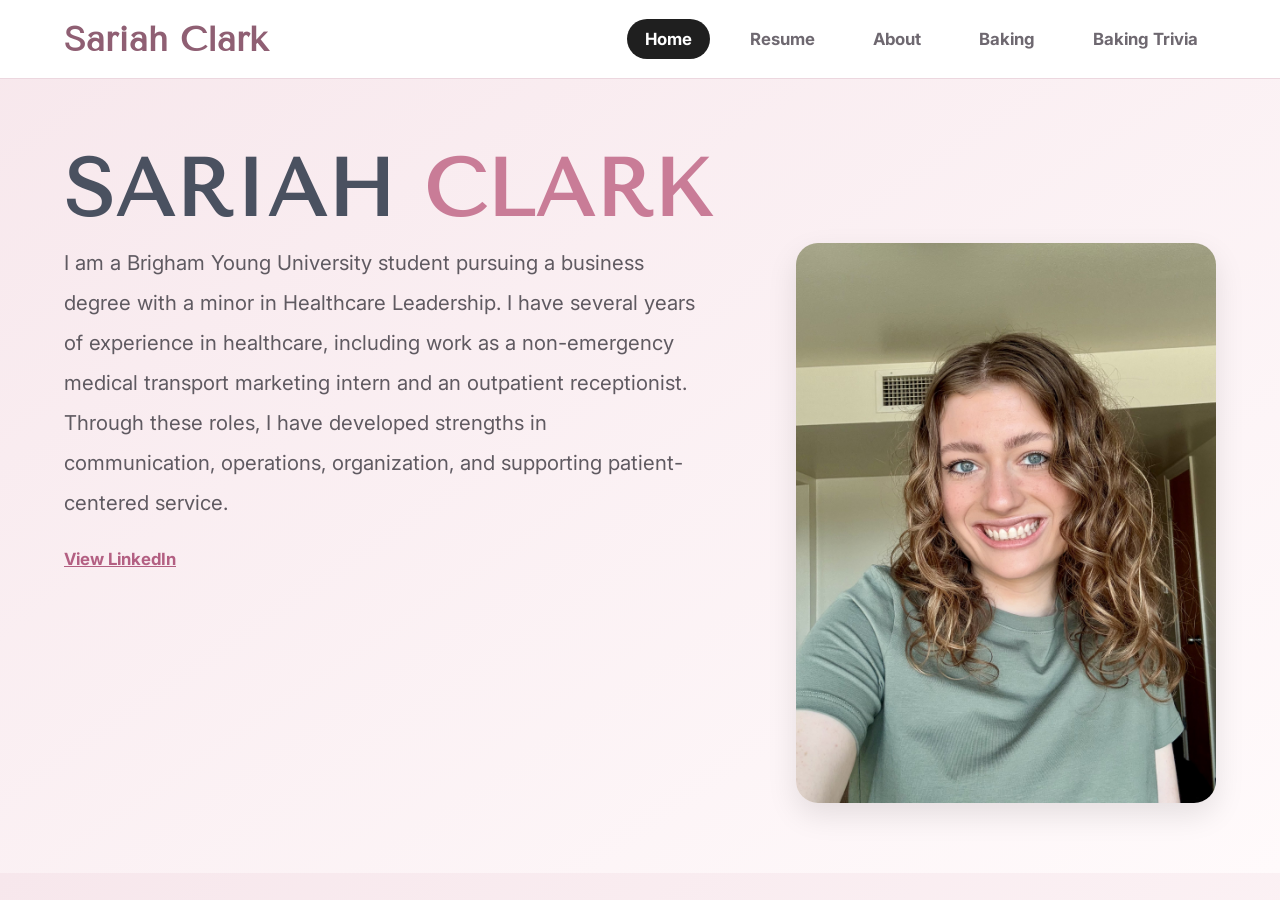
<file: index.html>
<!DOCTYPE html>
<html lang="en">
<head>
  <meta charset="UTF-8">
  <meta name="viewport" content="width=device-width, initial-scale=1.0">
  <title>Sariah Clark | Home</title>

  <link rel="preconnect" href="https://fonts.googleapis.com">
  <link rel="preconnect" href="https://fonts.gstatic.com" crossorigin>
  <link href="https://fonts.googleapis.com/css2?family=Tenor+Sans&family=Inter:wght@400;500;600;700;800&display=swap" rel="stylesheet">

  <style>
    body {
      margin: 0;
      background: linear-gradient(to bottom right, #f7e7ec, #fffafb);
      font-family: 'Inter', sans-serif;
      color: #5f5a61;
    }

    .navbar {
      background-color: #ffffff;
      border-bottom: 1px solid #ecd7df;
      padding: 18px 0;
    }

    .nav-container {
      width: 90%;
      max-width: 1200px;
      margin: 0 auto;
      display: flex;
      justify-content: space-between;
      align-items: center;
      flex-wrap: wrap;
      gap: 16px;
    }

    .site-name {
      font-family: 'Tenor Sans', serif;
      font-size: 2.2rem;
      color: #8f5f73;
      margin: 0;
    }

    .nav-links a {
      text-decoration: none;
      color: #6e6870;
      margin-left: 18px;
      font-weight: 700;
      font-size: 1.05rem;
      padding: 10px 18px;
      border-radius: 28px;
      display: inline-block;
      transition: 0.2s ease;
    }

    .nav-links a:hover {
      background-color: #f6dde6;
      color: #8f5f73;
    }

    .active-page {
      background-color: #1f1f1f;
      color: white !important;
    }

    .hero-wrap {
      width: 90%;
      max-width: 1200px;
      margin: 70px auto;
    }

    .name-line {
      font-family: 'Tenor Sans', serif;
      font-size: 5rem;
      font-weight: 800;
      line-height: 1;
      margin-bottom: 14px;
      color: #4a5160;
      letter-spacing: 1px;
    }

    .last-name {
      color: #c97c97;
    }

    .contact-line {
      font-size: 1.2rem;
      font-weight: 700;
      color: #8c8690;
      margin-bottom: 42px;
      text-transform: uppercase;
    }

    .contact-line a {
      color: #b35f82;
      text-decoration: underline;
      font-weight: 800;
    }

    .summary-layout {
      display: grid;
      grid-template-columns: 1.2fr 0.9fr;
      gap: 40px;
      align-items: start;
    }

    .summary-text {
      font-size: 1.28rem;
      line-height: 1.95;
      max-width: 760px;
      margin: 0;
    }

    .extra-links {
      margin-top: 26px;
      display: flex;
      flex-wrap: wrap;
      gap: 18px;
      align-items: center;
    }

    .extra-links a {
      color: #b35f82;
      font-weight: 700;
      text-decoration: underline;
      font-size: 1.05rem;
    }

    .profile-img {
      width: 100%;
      max-width: 420px;
      border-radius: 22px;
      box-shadow: 0 12px 30px rgba(0, 0, 0, 0.10);
      display: block;
      margin-left: auto;
    }

    @media (max-width: 900px) {
      .summary-layout {
        grid-template-columns: 1fr;
      }

      .name-line {
        font-size: 3.5rem;
      }

      .profile-img {
        margin: 30px auto 0;
      }

      .nav-container {
        justify-content: center;
      }

      .nav-links {
        text-align: center;
      }
    }
  </style>
</head>
<body>

  <nav class="navbar">
    <div class="nav-container">
      <h2 class="site-name">Sariah Clark</h2>

      <div class="nav-links">
        <a href="index.html" class="active-page">Home</a>
        <a href="resume.html">Resume</a>
        <a href="about.html">About</a>
        <a href="scratch.html">Baking</a>
        <a href="app.html">Baking Trivia</a>
      </div>
    </div>
  </nav>

  <main class="hero-wrap">
    <div class="name-line">
      SARIAH <span class="last-name">CLARK</span>
    </div>

    <div class="summary-layout">
      <div>
        <p class="summary-text">
          I am a Brigham Young University student pursuing a business degree with a minor in Healthcare Leadership.
          I have several years of experience in healthcare, including work as a non-emergency medical transport
          marketing intern and an outpatient receptionist. Through these roles, I have developed strengths in
          communication, operations, organization, and supporting patient-centered service.
        </p>

        <div class="extra-links">
          <a href="https://www.linkedin.com/in/sariah-clark/" target="_blank">View LinkedIn</a>
        </div>
      </div>

      <div>
        <img src="images/selfie.jpeg" alt="Sariah Clark" class="profile-img">
      </div>
    </div>
  </main>

</body>
</html>
</file>
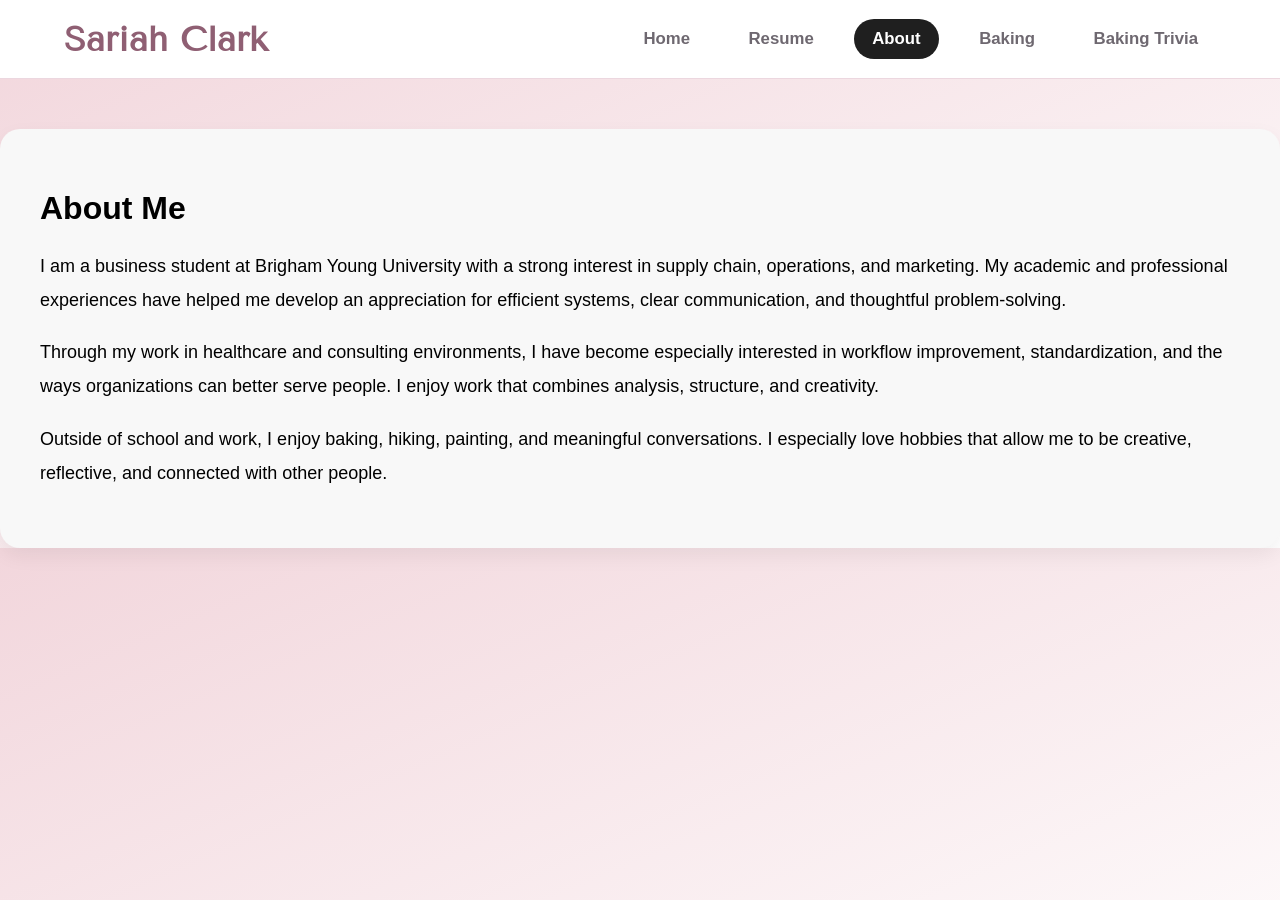
<file: about.html>
<!DOCTYPE html>
<html lang="en">
<head>
  <meta charset="UTF-8">
  <meta name="viewport" content="width=device-width, initial-scale=1.0">
  <title>Sariah Clark | About</title>

  <link rel="preconnect" href="https://fonts.googleapis.com">
  <link rel="preconnect" href="https://fonts.gstatic.com" crossorigin>
  <link href="https://fonts.googleapis.com/css2?family=Tenor+Sans&family=Inter:wght@400;500;600;700;800&display=swap" rel="stylesheet">

  <style>
    body {
      background: linear-gradient(to bottom right, #f2d6dc, #ffffff);
      font-family: Arial, sans-serif;
      margin: 0;
    }

    .navbar {
      background-color: #ffffff;
      border-bottom: 1px solid #ecd7df;
      padding: 18px 0;
    }

    .nav-container {
      width: 90%;
      max-width: 1200px;
      margin: 0 auto;
      display: flex;
      justify-content: space-between;
      align-items: center;
      flex-wrap: wrap;
      gap: 16px;
    }

    .site-name {
      font-family: 'Tenor Sans', serif;
      font-size: 2.2rem;
      color: #8f5f73;
      margin: 0;
      font-weight: 600;
    }

    .nav-links a {
      text-decoration: none;
      color: #6e6870;
      margin-left: 18px;
      font-weight: 700;
      font-size: 1.05rem;
      padding: 10px 18px;
      border-radius: 28px;
      display: inline-block;
      transition: 0.2s ease;
    }

    .nav-links a:hover {
      background-color: #f6dde6;
      color: #8f5f73;
    }

    .active-page {
      background-color: #1f1f1f;
      color: white !important;
    }

    .card-box {
      background: #f8f8f8;
      padding: 40px;
      border-radius: 20px;
      margin-top: 50px;
      box-shadow: 0 8px 20px rgba(0,0,0,0.06);
    }

    p {
      font-size: 18px;
      line-height: 1.9;
    }

    @media (max-width: 900px) {
      .nav-container {
        justify-content: center;
      }

      .nav-links {
        text-align: center;
      }
    }
  </style>
</head>
<body>

<nav class="navbar">
  <div class="nav-container">
    <h3 class="site-name">Sariah Clark</h3>
    <div class="nav-links">
      <a href="index.html">Home</a>
      <a href="resume.html">Resume</a>
      <a href="about.html" class="active-page">About</a>
      <a href="scratch.html">Baking</a>
      <a href="app.html">Baking Trivia</a>
    </div>
  </div>
</nav>

<div class="container">
  <div class="card-box">
    <h1>About Me</h1>

    <p>
      I am a business student at Brigham Young University with a strong interest in supply chain,
      operations, and marketing. My academic and professional experiences have helped me develop
      an appreciation for efficient systems, clear communication, and thoughtful problem-solving.
    </p>

    <p>
      Through my work in healthcare and consulting environments, I have become especially interested
      in workflow improvement, standardization, and the ways organizations can better serve people.
      I enjoy work that combines analysis, structure, and creativity.
    </p>

    <p>
      Outside of school and work, I enjoy baking, hiking, painting, and meaningful conversations.
      I especially love hobbies that allow me to be creative, reflective, and connected with other people.
    </p>
  </div>
</div>

</body>
</html>
</file>
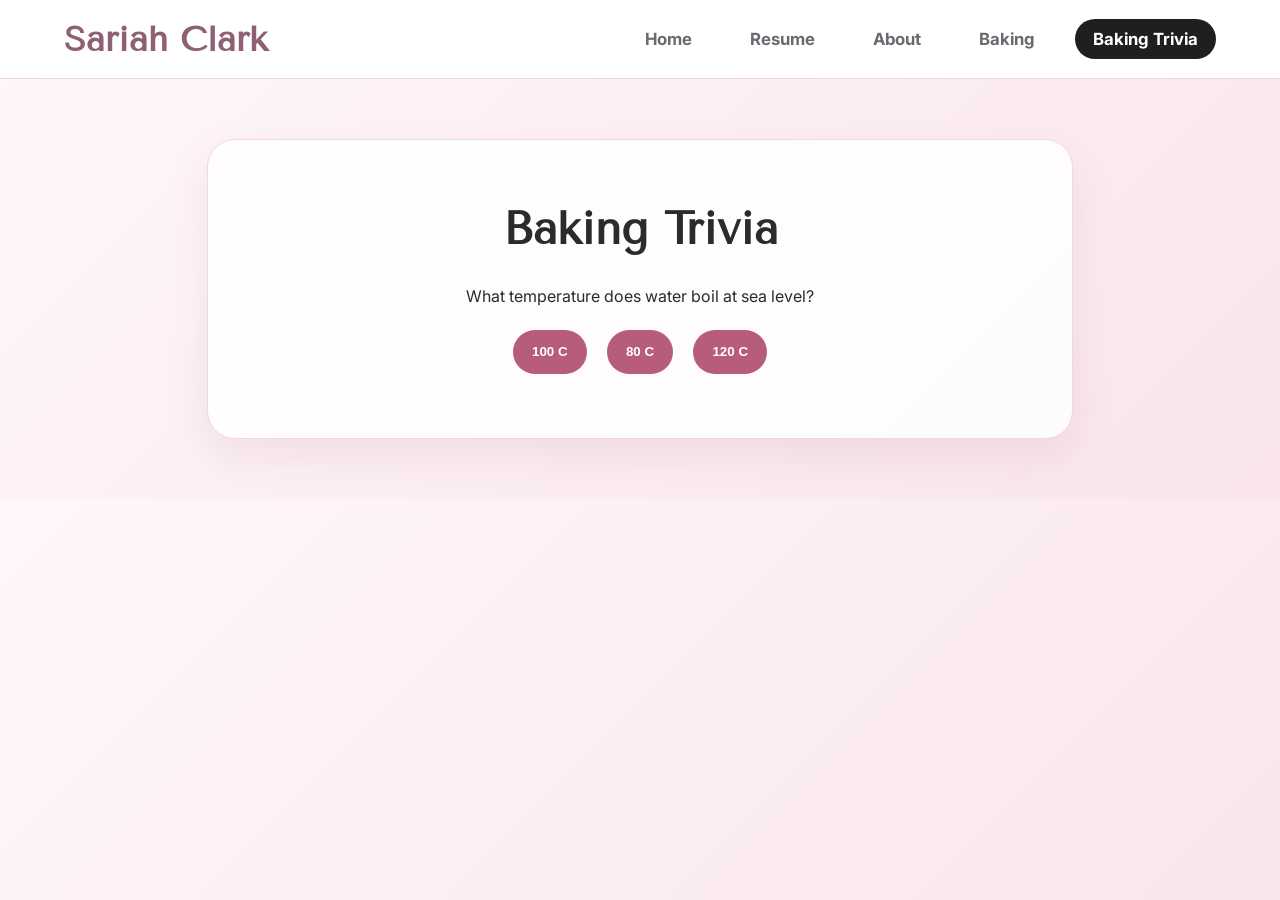
<file: app.html>
<!DOCTYPE html>
<html lang="en">
<head>
  <meta charset="UTF-8">
  <meta name="viewport" content="width=device-width, initial-scale=1.0">
  <title>Baking Trivia | Sariah Clark</title>

  <link rel="preconnect" href="https://fonts.googleapis.com">
  <link rel="preconnect" href="https://fonts.gstatic.com" crossorigin>
  <link href="https://fonts.googleapis.com/css2?family=Tenor+Sans&family=Inter:wght@400;500;600;700;800&display=swap" rel="stylesheet">

  <style>
    body {
      margin: 0;
      font-family: 'Inter', sans-serif;
      background: linear-gradient(135deg, #fff7fb 0%, #f9e4ec 100%);
      color: #2b2b2b;
    }

    .navbar {
      background-color: #ffffff;
      border-bottom: 1px solid #ecd7df;
      padding: 18px 0;
    }

    .nav-container {
      width: 90%;
      max-width: 1200px;
      margin: 0 auto;
      display: flex;
      justify-content: space-between;
      align-items: center;
      flex-wrap: wrap;
      gap: 16px;
    }

    .site-name {
      text-decoration: none;
      color: #8f5f73;
      font-size: 2.2rem;
      font-family: 'Tenor Sans', serif;
      margin: 0;
    }

    .nav-links a {
      text-decoration: none;
      color: #6e6870;
      margin-left: 18px;
      font-weight: 700;
      font-size: 1.05rem;
      padding: 10px 18px;
      border-radius: 28px;
      display: inline-block;
      transition: 0.2s ease;
    }

    .nav-links a:hover {
      background-color: #f6dde6;
      color: #8f5f73;
    }

    .active-page {
      background-color: #1f1f1f;
      color: white !important;
    }

    .app-container {
      max-width: 800px;
      margin: 60px auto;
      padding: 2rem;
      background: rgba(255, 255, 255, 0.85);
      border: 1px solid #f0d7e0;
      border-radius: 28px;
      box-shadow: 0 18px 40px rgba(166, 107, 134, 0.12);
      text-align: center;
    }

    h1 {
      font-family: 'Tenor Sans', serif;
      font-size: 2.8rem;
    }

    .answer-btn {
      border: none;
      background-color: #b85c7d;
      color: white;
      padding: 0.9rem 1.2rem;
      border-radius: 999px;
      font-weight: 600;
      margin: 0.5rem;
      cursor: pointer;
    }

    .answer-btn:hover {
      background-color: #9f4d6b;
    }

    #result {
      margin-top: 1.5rem;
      font-size: 1.1rem;
      font-weight: 700;
      color: #7c4c5f;
    }

    @media (max-width: 900px) {
      .nav-container {
        justify-content: center;
      }

      .nav-links {
        text-align: center;
      }
    }
  </style>
</head>
<body>

<nav class="navbar">
  <div class="nav-container">
    <h2 class="site-name">Sariah Clark</h2>
    <div class="nav-links">
      <a href="index.html">Home</a>
      <a href="resume.html">Resume</a>
      <a href="about.html">About</a>
      <a href="scratch.html">Baking</a>
      <a href="app.html" class="active-page">Baking Trivia</a>
    </div>
  </div>
</nav>

<main class="app-container">
  <h1>Baking Trivia</h1>
  <p>What temperature does water boil at sea level?</p>

  <button class="answer-btn" onclick="checkAnswer('correct')">100 C</button>
  <button class="answer-btn" onclick="checkAnswer('wrong')">80 C</button>
  <button class="answer-btn" onclick="checkAnswer('wrong')">120 C</button>

  <p id="result"></p>
</main>

<script>
  function checkAnswer(choice) {
    const result = document.getElementById('result');
    if (choice === 'correct') {
      result.textContent = 'Correct! Water boils at 100 C at sea level.';
    } else {
      result.textContent = 'Not quite. Try again!';
    }
  }
</script>

</body>
</html>
</file>
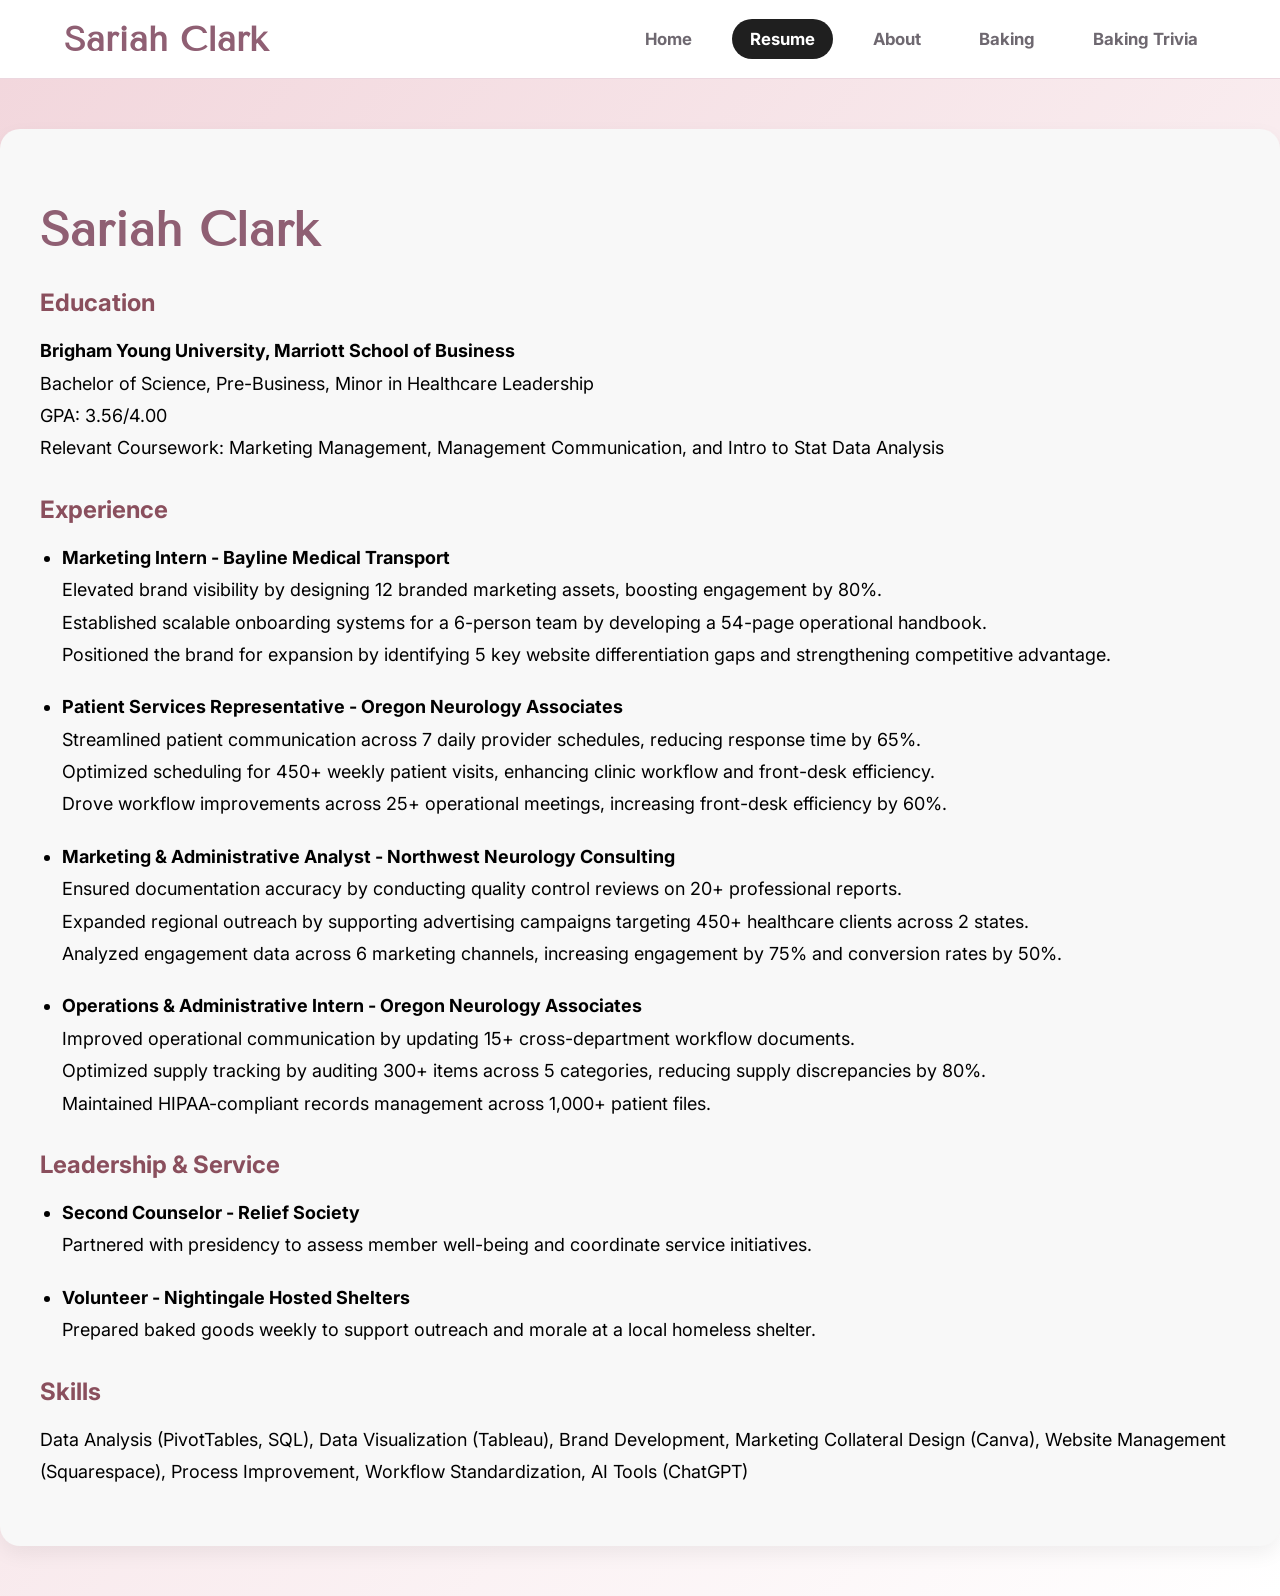
<file: resume.html>
<!DOCTYPE html>
<html lang="en">
<head>
  <meta charset="UTF-8">
  <meta name="viewport" content="width=device-width, initial-scale=1.0">
  <title>Sariah Clark | Resume</title>

  <!-- Fonts (MATCH OTHER PAGES) -->
  <link rel="preconnect" href="https://fonts.googleapis.com">
  <link rel="preconnect" href="https://fonts.gstatic.com" crossorigin>
  <link href="https://fonts.googleapis.com/css2?family=Tenor+Sans&family=Inter:wght@400;500;600;700&display=swap" rel="stylesheet">

  <style>
    body {
      background: linear-gradient(to bottom right, #f2d6dc, #ffffff);
      font-family: 'Inter', sans-serif;
      margin: 0;
    }

    /* NAVBAR (MATCHED) */
    .navbar {
      background-color: #ffffff;
      border-bottom: 1px solid #ecd7df;
      padding: 18px 0;
    }

    .nav-container {
      width: 90%;
      max-width: 1200px;
      margin: 0 auto;
      display: flex;
      justify-content: space-between;
      align-items: center;
      flex-wrap: wrap;
      gap: 16px;
    }

    .site-name {
      font-family: 'Tenor Sans', serif;
      font-size: 2.2rem;
      color: #8f5f73;
      margin: 0;
    }

    .nav-links a {
      text-decoration: none;
      color: #6e6870;
      margin-left: 18px;
      font-weight: 700;
      font-size: 1.05rem;
      padding: 10px 18px;
      border-radius: 28px;
      display: inline-block;
    }

    .nav-links a:hover {
      background-color: #f6dde6;
      color: #8f5f73;
    }

    .active-page {
      background-color: #1f1f1f;
      color: white !important;
    }

    /* CARD */
    .card-box {
      background: #f8f8f8;
      padding: 40px;
      border-radius: 20px;
      margin-top: 50px;
      margin-bottom: 50px;
      box-shadow: 0 8px 20px rgba(0,0,0,0.06);
    }

    /* ✅ FIXED NAME STYLE */
    h1 {
      font-family: 'Tenor Sans', serif;
      font-size: 3rem;
      color: #8f5f73;
      margin-bottom: 20px;
    }

    h2 {
      color: #8a4f5d;
      margin-top: 30px;
      margin-bottom: 18px;
    }

    p, li {
      font-size: 18px;
      line-height: 1.8;
    }

    ul {
      padding-left: 22px;
    }

    @media (max-width: 900px) {
      .nav-container {
        justify-content: center;
      }

      .nav-links {
        text-align: center;
      }
    }
  </style>
</head>
<body>

<!-- NAVBAR -->
<nav class="navbar">
  <div class="nav-container">
    <h2 class="site-name">Sariah Clark</h2>
    <div class="nav-links">
      <a href="index.html">Home</a>
      <a href="resume.html" class="active-page">Resume</a>
      <a href="about.html">About</a>
      <a href="scratch.html">Baking</a>
      <a href="app.html">Baking Trivia</a>
    </div>
  </div>
</nav>

<!-- CONTENT (UNCHANGED) -->
<div class="container">
  <div class="card-box">
    <h1>Sariah Clark</h1>

    <h2>Education</h2>
    <p>
      <strong>Brigham Young University, Marriott School of Business</strong><br>
      Bachelor of Science, Pre-Business, Minor in Healthcare Leadership<br>
      GPA: 3.56/4.00<br>
      Relevant Coursework: Marketing Management, Management Communication, and Intro to Stat Data Analysis
    </p>

    <h2>Experience</h2>
    <ul>
      <li>
        <strong>Marketing Intern - Bayline Medical Transport</strong><br>
        Elevated brand visibility by designing 12 branded marketing assets, boosting engagement by 80%.<br>
        Established scalable onboarding systems for a 6-person team by developing a 54-page operational handbook.<br>
        Positioned the brand for expansion by identifying 5 key website differentiation gaps and strengthening competitive advantage.
      </li>
      <br>
      <li>
        <strong>Patient Services Representative - Oregon Neurology Associates</strong><br>
        Streamlined patient communication across 7 daily provider schedules, reducing response time by 65%.<br>
        Optimized scheduling for 450+ weekly patient visits, enhancing clinic workflow and front-desk efficiency.<br>
        Drove workflow improvements across 25+ operational meetings, increasing front-desk efficiency by 60%.
      </li>
      <br>
      <li>
        <strong>Marketing & Administrative Analyst - Northwest Neurology Consulting</strong><br>
        Ensured documentation accuracy by conducting quality control reviews on 20+ professional reports.<br>
        Expanded regional outreach by supporting advertising campaigns targeting 450+ healthcare clients across 2 states.<br>
        Analyzed engagement data across 6 marketing channels, increasing engagement by 75% and conversion rates by 50%.
      </li>
      <br>
      <li>
        <strong>Operations & Administrative Intern - Oregon Neurology Associates</strong><br>
        Improved operational communication by updating 15+ cross-department workflow documents.<br>
        Optimized supply tracking by auditing 300+ items across 5 categories, reducing supply discrepancies by 80%.<br>
        Maintained HIPAA-compliant records management across 1,000+ patient files.
      </li>
    </ul>

    <h2>Leadership & Service</h2>
    <ul>
      <li>
        <strong>Second Counselor - Relief Society</strong><br>
        Partnered with presidency to assess member well-being and coordinate service initiatives.
      </li>
      <br>
      <li>
        <strong>Volunteer - Nightingale Hosted Shelters</strong><br>
        Prepared baked goods weekly to support outreach and morale at a local homeless shelter.
      </li>
    </ul>

    <h2>Skills</h2>
    <p>
      Data Analysis (PivotTables, SQL), Data Visualization (Tableau), Brand Development,
      Marketing Collateral Design (Canva), Website Management (Squarespace), Process Improvement,
      Workflow Standardization, AI Tools (ChatGPT)
    </p>
  </div>
</div>

</body>
</html>
</file>
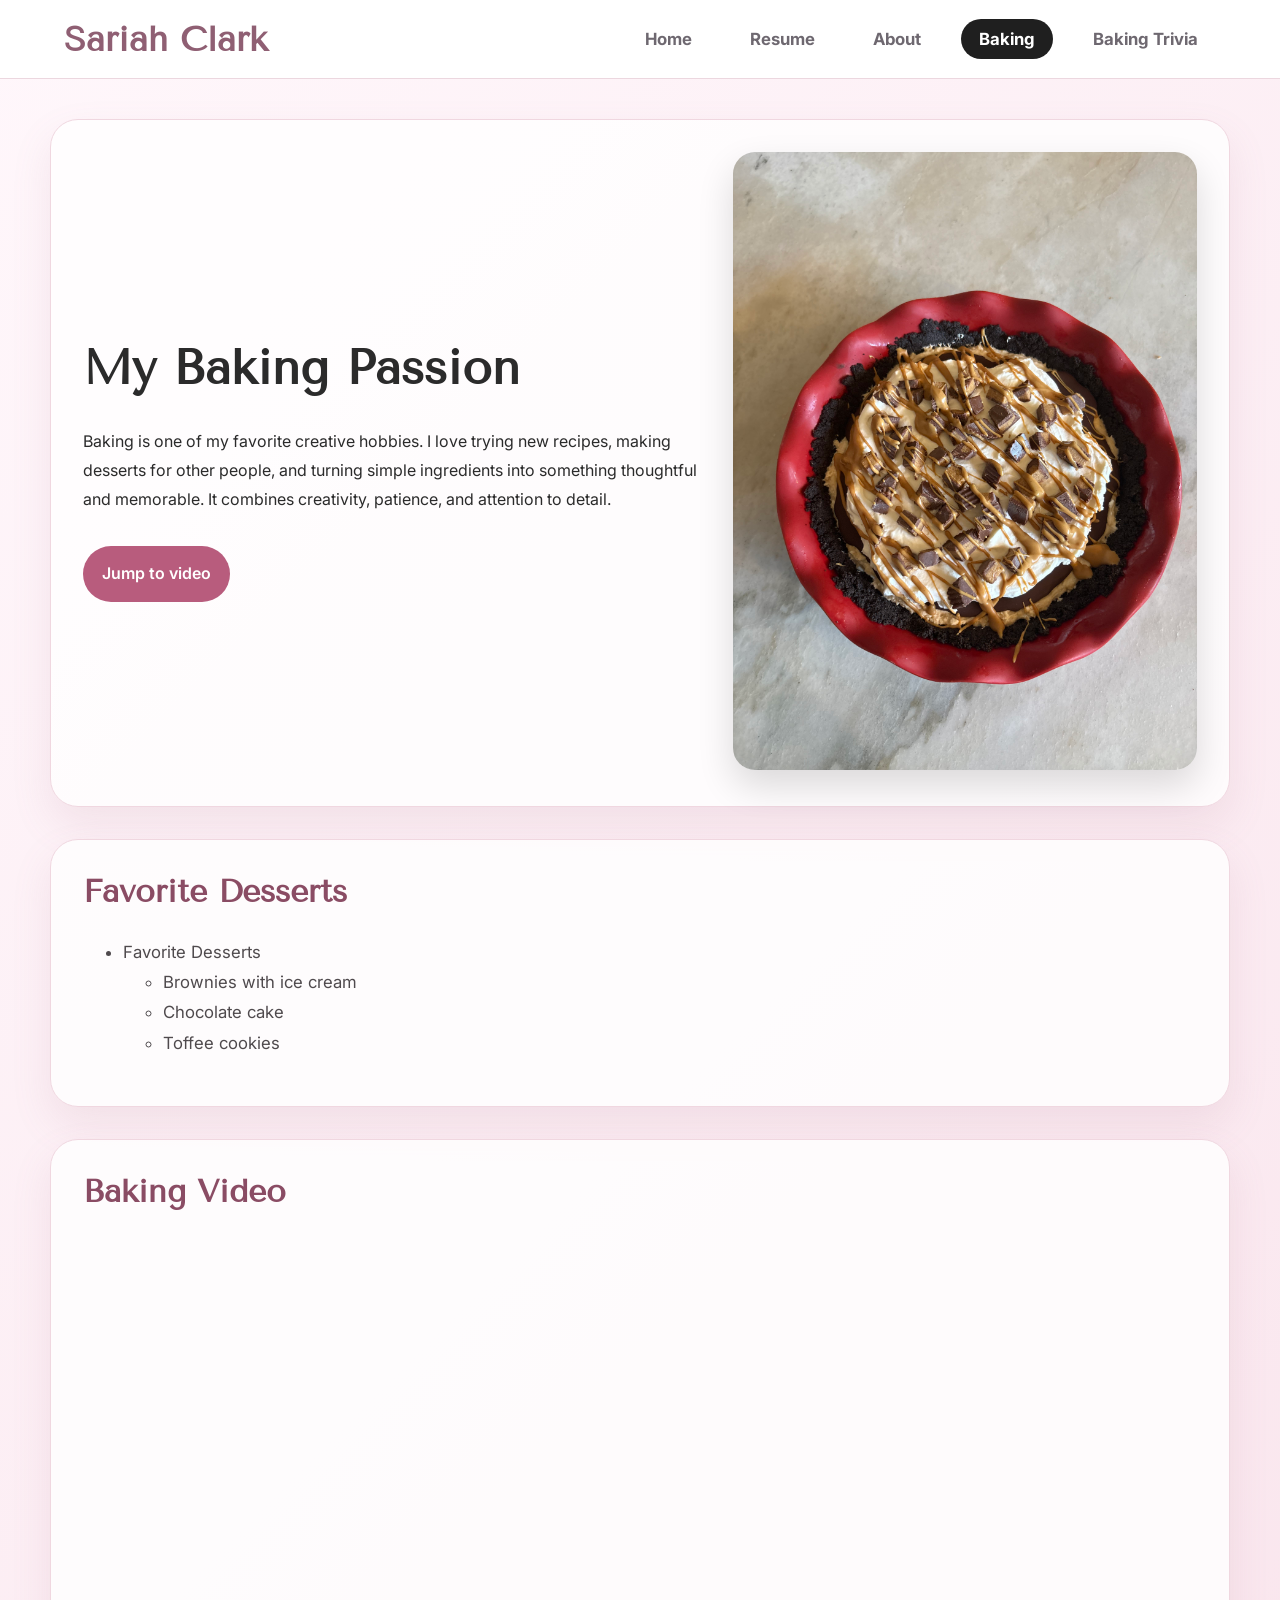
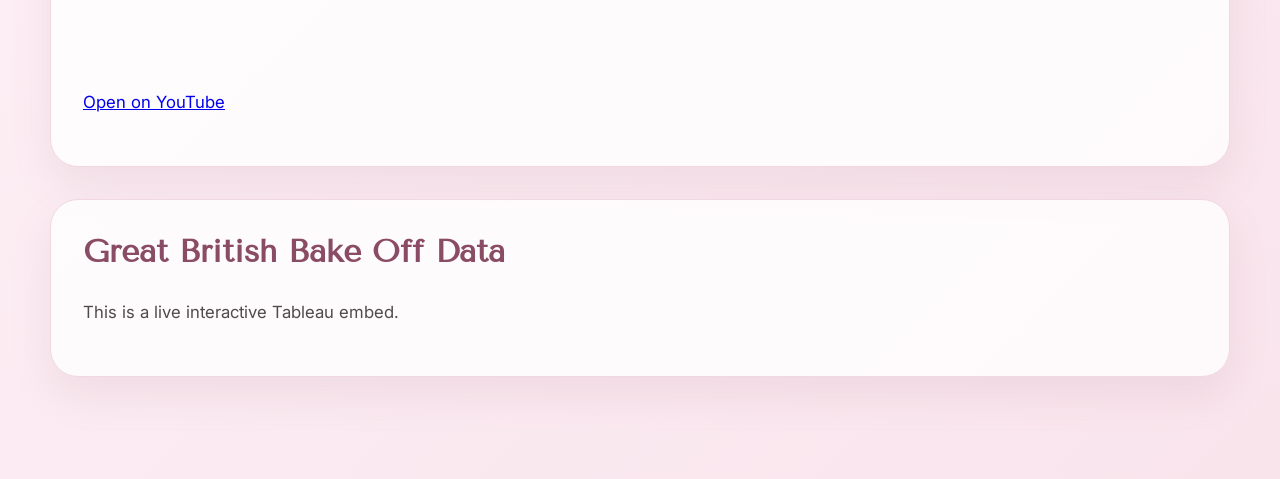
<file: scratch.html>
<!DOCTYPE html>
<html lang="en">
<head>
  <meta charset="UTF-8">
  <meta name="viewport" content="width=device-width, initial-scale=1.0">
  <title>Baking | Sariah Clark</title>
  <link href="https://fonts.googleapis.com/css2?family=Tenor+Sans&family=Inter:wght@400;600&display=swap" rel="stylesheet">
  <link href="styles/scratch.css" rel="stylesheet">
</head>
<body>

<nav class="navbar">
  <div class="nav-container">
    <h2 class="site-name">Sariah Clark</h2>
    <div class="nav-links">
      <a href="index.html">Home</a>
      <a href="resume.html">Resume</a>
      <a href="about.html">About</a>
      <a href="scratch.html" class="active-page">Baking</a>
      <a href="app.html">Baking Trivia</a>
    </div>
  </div>
</nav>

<main class="scratch-main">
  <section class="hero-box">
    <div class="hero-text">
      <h1 id="top">My Baking Passion</h1>
      <p>
        Baking is one of my favorite creative hobbies. I love trying new recipes, making desserts
        for other people, and turning simple ingredients into something thoughtful and memorable.
        It combines creativity, patience, and attention to detail.
      </p>
      <a class="jump-button" href="#video">Jump to video</a>
    </div>

    <div class="hero-image-wrap">
      <img src="images/baking.jpeg" alt="A homemade dessert by Sariah" class="feature-image">
    </div>
  </section>

<section class="content-card">
  <h2>Favorite Desserts</h2>
  <ul>
    <li>Favorite Desserts
      <ul>
        <li>Brownies with ice cream</li>
        <li>Chocolate cake</li>
        <li>Toffee cookies</li>
      </ul>
    </li>
  </ul>
</section>

  <section id="video" class="content-card">
    <h2>Baking Video</h2>

    <div class="video-wrap">
      <iframe
        src="https://www.youtube.com/embed/_ZnH8eiJbPo"
        title="Baking video"
        allow="accelerometer; autoplay; clipboard-write; encrypted-media; gyroscope; picture-in-picture; web-share"
        allowfullscreen>
      </iframe>
    </div>

    <p><a href="https://www.youtube.com/watch?v=_ZnH8eiJbPo" target="_blank">Open on YouTube</a></p>
  </section>

  <section class="content-card">
    <h2>Great British Bake Off Data</h2>
    <p class="note-text">This is a live interactive Tableau embed.</p>

    <div class='tableauPlaceholder' id='viz1774888617337' style='position: relative'>
      <noscript>
        <img alt='Story' src='https://public.tableau.com/static/images/Gr/GreatBritishBakeOffGBBO/Story/1.png' style='border: none'>
      </noscript>
      <object class='tableauViz' style='display:none;'>
        <param name='host_url' value='https%3A%2F%2Fpublic.tableau.com%2F'>
        <param name='embed_code_version' value='3'>
        <param name='site_root' value=''>
        <param name='name' value='GreatBritishBakeOffGBBO/Story'>
        <param name='tabs' value='no'>
        <param name='toolbar' value='yes'>
        <param name='static_image' value='https://public.tableau.com/static/images/Gr/GreatBritishBakeOffGBBO/Story/1.png'>
        <param name='animate_transition' value='yes'>
        <param name='display_static_image' value='yes'>
        <param name='display_spinner' value='yes'>
        <param name='display_overlay' value='yes'>
        <param name='display_count' value='yes'>
        <param name='language' value='en-US'>
      </object>
    </div>

    <script type="text/javascript">
      var divElement = document.getElementById('viz1774888617337');
      var vizElement = divElement.getElementsByTagName('object')[0];
      vizElement.style.width = '100%';
      vizElement.style.height = '800px';
      var scriptElement = document.createElement('script');
      scriptElement.src = 'https://public.tableau.com/javascripts/api/viz_v1.js';
      vizElement.parentNode.insertBefore(scriptElement, vizElement);
    </script>
  </section>
</main>

</body>
</html>
</file>
<file: styles/scratch.css>
body {
  margin: 0;
  font-family: 'Inter', sans-serif;
  background: linear-gradient(135deg, #fff7fb 0%, #f9e4ec 100%);
  color: #2b2b2b;
}

.navbar {
  background-color: #ffffff;
  border-bottom: 1px solid #ecd7df;
  padding: 18px 0;
}

.nav-container {
  width: 90%;
  max-width: 1200px;
  margin: 0 auto;
  display: flex;
  justify-content: space-between;
  align-items: center;
  flex-wrap: wrap;
  gap: 16px;
}

.site-name {
  font-family: 'Tenor Sans', serif;
  font-size: 2.2rem;
  color: #8f5f73;
  margin: 0;
}

.nav-links a {
  text-decoration: none;
  color: #6e6870;
  margin-left: 18px;
  font-weight: 700;
  font-size: 1.05rem;
  padding: 10px 18px;
  border-radius: 28px;
  display: inline-block;
  transition: 0.2s ease;
}

.nav-links a:hover {
  background-color: #f6dde6;
  color: #8f5f73;
}

.active-page {
  background-color: #1f1f1f;
  color: white !important;
}

.scratch-main {
  max-width: 1180px;
  margin: 0 auto;
  padding: 40px 20px 70px;
}

.hero-box {
  display: grid;
  grid-template-columns: 1.2fr 0.9fr;
  gap: 2rem;
  align-items: center;
  background: rgba(255, 255, 255, 0.82);
  border: 1px solid #f0d7e0;
  border-radius: 28px;
  box-shadow: 0 18px 40px rgba(166, 107, 134, 0.12);
  padding: 2rem;
  margin-bottom: 2rem;
}

.hero-text {
  line-height: 1.8;
}

.hero-image-wrap {
  width: 100%;
}

h1,
h2 {
  font-family: 'Tenor Sans', serif;
}

h1 {
  font-size: 3rem;
  margin-top: 0;
  margin-bottom: 1rem;
}

h2 {
  font-size: 2rem;
  margin-top: 0;
  color: #8a4c64;
}

.content-card p,
li {
  line-height: 1.8;
  color: #4f4a4d;
  font-size: 1.05rem;
}

.jump-button {
  display: inline-block;
  margin-top: 1rem;
  background: #b85c7d;
  color: white;
  text-decoration: none;
  padding: 0.85rem 1.2rem;
  border-radius: 999px;
  font-weight: 600;
}

.jump-button:hover {
  background: #9f4d6b;
  color: white;
}

.feature-image {
  width: 100%;
  border-radius: 22px;
  object-fit: cover;
  box-shadow: 0 16px 36px rgba(0, 0, 0, 0.14);
}

.content-card {
  background: rgba(255, 255, 255, 0.82);
  border: 1px solid #f0d7e0;
  border-radius: 28px;
  box-shadow: 0 18px 40px rgba(166, 107, 134, 0.12);
  padding: 2rem;
  margin-bottom: 2rem;
}

.video-wrap {
  position: relative;
  width: 100%;
  overflow: hidden;
  border-radius: 22px;
  margin-top: 1rem;
}

.video-wrap iframe {
  width: 100%;
  min-height: 430px;
  border: 0;
}

.note-text {
  color: #7a7477;
}

.tableauPlaceholder {
  width: 100%;
  overflow: hidden;
  border-radius: 22px;
}

@media (max-width: 900px) {
  .hero-box {
    grid-template-columns: 1fr;
  }

  h1 {
    font-size: 2.4rem;
  }

  .nav-container {
    justify-content: center;
    gap: 1rem;
  }

  .nav-links {
    display: flex;
    flex-wrap: wrap;
    justify-content: center;
  }
}
</file>
